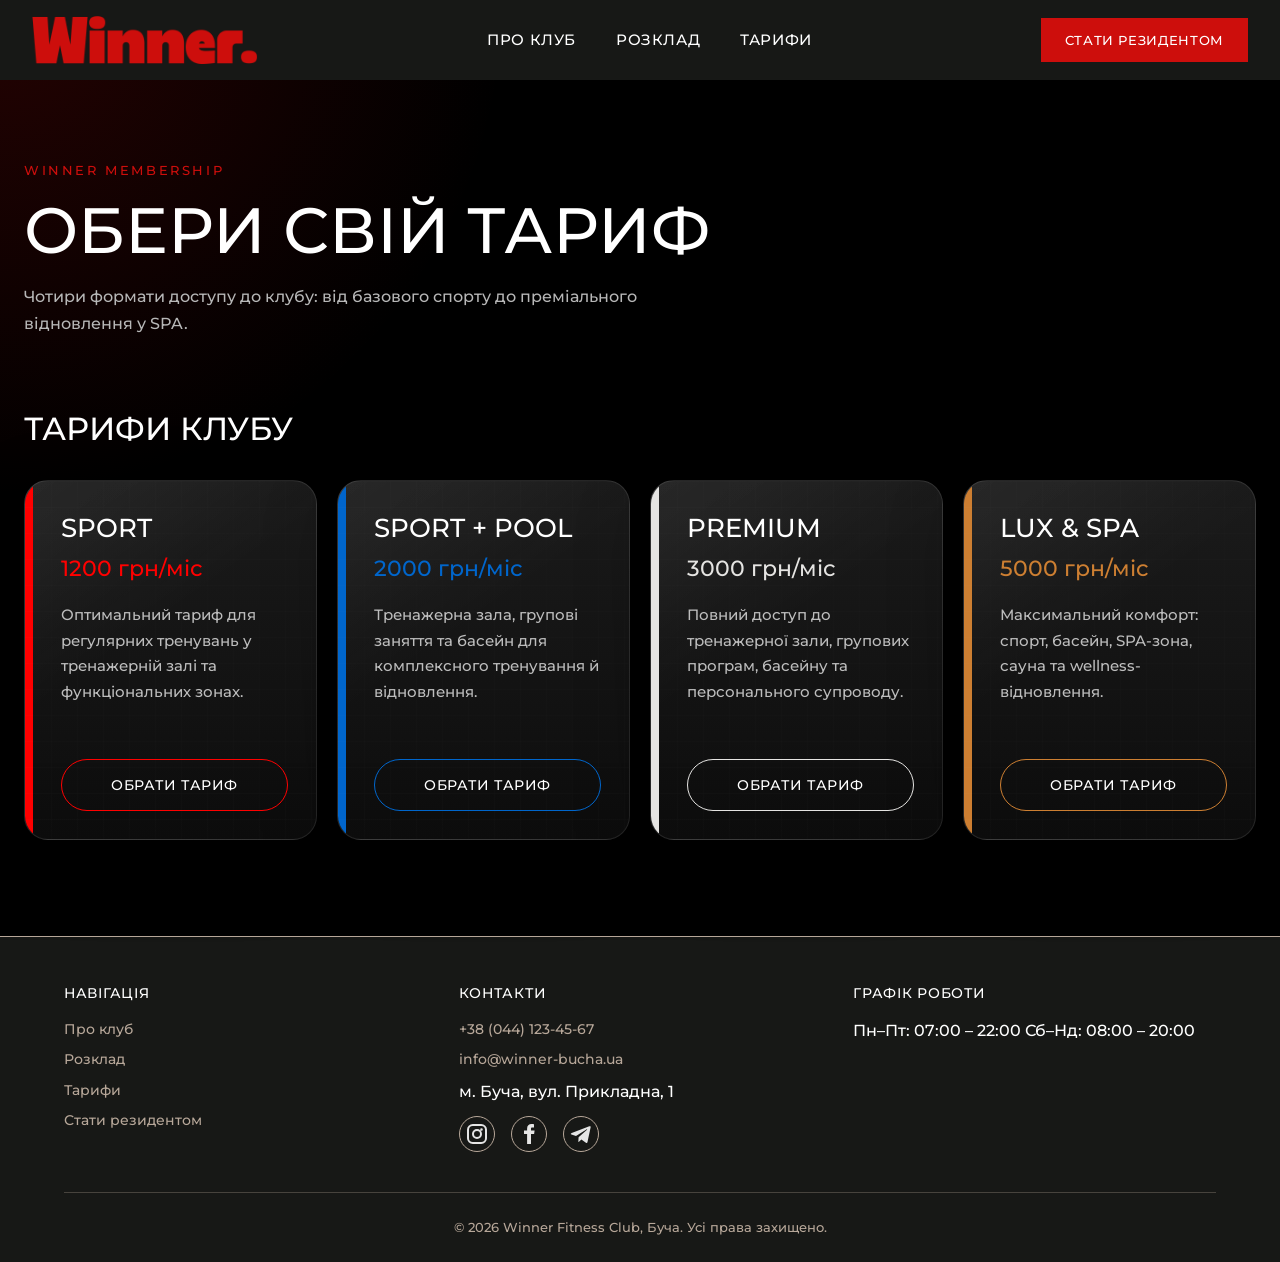
<file: pricing.html>
﻿<!DOCTYPE html>
<html lang="uk">
<head>
  <meta charset="UTF-8">
  <meta name="viewport" content="width=device-width, initial-scale=1.0">
  <title>Тарифи — Winner, Буча</title>
  <script>
    (function () {
      var p = location.pathname;
      if (/\.html?$/i.test(p)) p = p.substring(0, p.lastIndexOf('/') + 1);
      else if (p.charAt(p.length - 1) !== '/') p += '/';
      var base = document.createElement('base');
      base.href = p;
      document.head.appendChild(base);
    })();
  </script>
  <link href="https://fonts.googleapis.com/css2?family=Montserrat:wght@500&display=swap" rel="stylesheet">
  <link rel="stylesheet" href="style.css">
</head>
<body class="page-pricing">

  <!-- HEADER -->
  <header class="header">
    <div class="header__inner">
      <a href="index.html" class="header__logo">
        <img data-img="logowin" alt="Winner">
      </a>

      <div class="burger-menu">
        <span></span>
        <span></span>
        <span></span>
      </div>

      <nav class="header__nav">
        <a href="about.html">ПРО КЛУБ</a>
        <a href="schedule.html">РОЗКЛАД</a>
        <a href="pricing.html">ТАРИФИ</a>
        <a href="registration.html" class="btn btn--red header__nav-cta">СТАТИ РЕЗИДЕНТОМ</a>
      </nav>

      <div class="header__cta">
        <a href="registration.html" class="btn btn--red">СТАТИ РЕЗИДЕНТОМ</a>
      </div>
    </div>
  </header>

  <main class="pricing-main">
    <section class="pricing-hero">
      <div class="pricing-container">
        <p class="pricing-hero__label">Winner Membership</p>
        <h1 class="pricing-hero__title">Обери свій тариф</h1>
        <p class="pricing-hero__text">
          Чотири формати доступу до клубу: від базового спорту до преміального відновлення у SPA.
        </p>
      </div>
    </section>

    <section class="pricing-section" aria-labelledby="pricing-title">
      <div class="pricing-container">
        <h2 id="pricing-title" class="pricing-section__title">Тарифи клубу</h2>

        <div class="pricing-grid">
          <article class="pricing-card pricing-card--sport">
            <div class="pricing-card__content">
              <h3 class="pricing-card__title">SPORT</h3>
              <p class="pricing-card__price">1200 грн/міс</p>
              <p class="pricing-card__description">
                Оптимальний тариф для регулярних тренувань у тренажерній залі та функціональних зонах.
              </p>
              <a href="registration.html?plan=sport" class="pricing-card__button" data-plan="sport">Обрати тариф</a>
            </div>
          </article>

          <article class="pricing-card pricing-card--pool">
            <div class="pricing-card__content">
              <h3 class="pricing-card__title">SPORT + POOL</h3>
              <p class="pricing-card__price">2000 грн/міс</p>
              <p class="pricing-card__description">
                Тренажерна зала, групові заняття та басейн для комплексного тренування й відновлення.
              </p>
              <a href="registration.html?plan=sport-pool" class="pricing-card__button" data-plan="sport-pool">Обрати тариф</a>
            </div>
          </article>

          <article class="pricing-card pricing-card--premium">
            <div class="pricing-card__content">
              <h3 class="pricing-card__title">PREMIUM</h3>
              <p class="pricing-card__price">3000 грн/міс</p>
              <p class="pricing-card__description">
                Повний доступ до тренажерної зали, групових програм, басейну та персонального супроводу.
              </p>
              <a href="registration.html?plan=premium" class="pricing-card__button" data-plan="premium">Обрати тариф</a>
            </div>
          </article>

          <article class="pricing-card pricing-card--lux">
            <div class="pricing-card__content">
              <h3 class="pricing-card__title">LUX &amp; SPA</h3>
              <p class="pricing-card__price">5000 грн/міс</p>
              <p class="pricing-card__description">
                Максимальний комфорт: спорт, басейн, SPA-зона, сауна та wellness-відновлення.
              </p>
              <a href="registration.html?plan=lux-spa" class="pricing-card__button" data-plan="lux-spa">Обрати тариф</a>
            </div>
          </article>
        </div>
      </div>
    </section>
  </main>

  <!-- FOOTER -->
  <footer class="footer" id="contacts">
    <div class="container">
      <div class="footer__grid">
        <div class="footer__block">
          <h4 class="footer__title">Навігація</h4>
          <nav class="footer__nav">
            <a href="about.html">Про клуб</a>
            <a href="schedule.html">Розклад</a>
            <a href="pricing.html">Тарифи</a>
            <a href="registration.html">Стати резидентом</a>
          </nav>
        </div>

        <div class="footer__block">
          <h4 class="footer__title">Контакти</h4>
          <div class="footer__contacts">
            <a href="tel:+380441234567">+38 (044) 123-45-67</a>
            <a href="mailto:info@winner-bucha.ua">info@winner-bucha.ua</a>
            <span>м. Буча, вул. Прикладна, 1</span>
          </div>
          <div class="footer__social">
            <a href="https://www.instagram.com/" target="_blank" rel="noopener" aria-label="Instagram">
              <svg viewBox="0 0 24 24" aria-hidden="true">
                <path d="M7.8 2h8.4A5.81 5.81 0 0 1 22 7.8v8.4a5.81 5.81 0 0 1-5.8 5.8H7.8A5.81 5.81 0 0 1 2 16.2V7.8A5.81 5.81 0 0 1 7.8 2Zm0 2A3.81 3.81 0 0 0 4 7.8v8.4A3.81 3.81 0 0 0 7.8 20h8.4a3.81 3.81 0 0 0 3.8-3.8V7.8A3.81 3.81 0 0 0 16.2 4H7.8Zm8.7 2.2a1.3 1.3 0 1 1 0 2.6 1.3 1.3 0 0 1 0-2.6ZM12 7a5 5 0 1 1 0 10 5 5 0 0 1 0-10Zm0 2a3 3 0 1 0 0 6 3 3 0 0 0 0-6Z"/>
              </svg>
            </a>
            <a href="https://www.facebook.com/" target="_blank" rel="noopener" aria-label="Facebook">
              <svg viewBox="0 0 24 24" aria-hidden="true">
                <path d="M14 8.5V6.8c0-.8.2-1.3 1.4-1.3H17V2.3c-.8-.1-1.7-.2-2.5-.2-2.6 0-4.4 1.6-4.4 4.5v1.9H7v3.6h3.1V22H14v-9.9h3.1l.5-3.6H14Z"/>
              </svg>
            </a>
            <a href="https://web.telegram.org/" target="_blank" rel="noopener" aria-label="Telegram">
              <svg viewBox="0 0 24 24" aria-hidden="true">
                <path d="M21.8 4.6 18.5 20c-.2 1-.8 1.2-1.6.7l-4.5-3.3-2.2 2.1c-.2.2-.4.4-.9.4l.3-4.6 8.4-7.6c.4-.3-.1-.5-.6-.2L7 14 2.5 12.6c-1-.3-1-1 .2-1.5L20.3 4.3c.8-.3 1.5.2 1.5.3Z"/>
              </svg>
            </a>
          </div>
        </div>

        <div class="footer__block">
          <h4 class="footer__title">Графік роботи</h4>
          <div class="footer__contacts">
            <span>Пн–Пт: 07:00 – 22:00</span>
            <span>Сб–Нд: 08:00 – 20:00</span>
          </div>
        </div>
      </div>

      <div class="footer__copyright">
        &copy; 2026 Winner Fitness Club, Буча. Усі права захищено.
      </div>
    </div>
  </footer>

  <script src="script.js"></script>
</body>
</html>
</file>
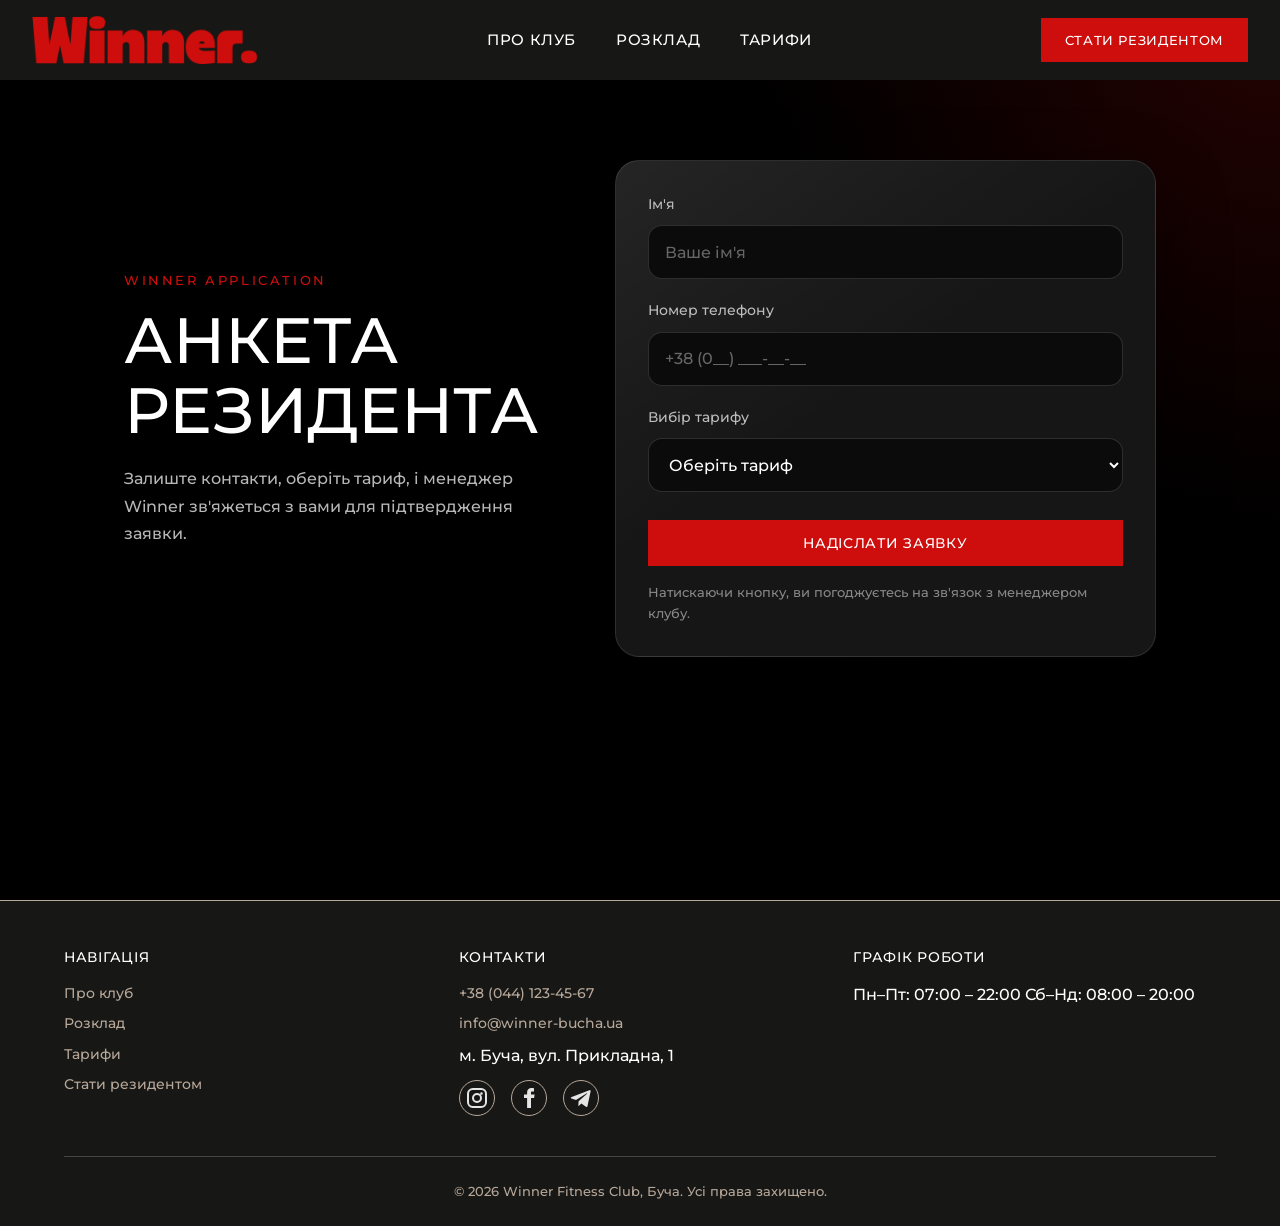
<file: registration.html>
﻿<!DOCTYPE html>
<html lang="uk">
<head>
  <meta charset="UTF-8">
  <meta name="viewport" content="width=device-width, initial-scale=1.0">
  <title>Анкета резидента — Winner, Буча</title>
  <script>
    (function () {
      var p = location.pathname;
      if (/\.html?$/i.test(p)) p = p.substring(0, p.lastIndexOf('/') + 1);
      else if (p.charAt(p.length - 1) !== '/') p += '/';
      var base = document.createElement('base');
      base.href = p;
      document.head.appendChild(base);
    })();
  </script>
  <link href="https://fonts.googleapis.com/css2?family=Montserrat:wght@500&display=swap" rel="stylesheet">
  <link rel="stylesheet" href="style.css">
</head>
<body class="page-registration">

  <!-- HEADER -->
  <header class="header">
    <div class="header__inner">
      <a href="index.html" class="header__logo">
        <img data-img="logowin" alt="Winner">
      </a>

      <div class="burger-menu">
        <span></span>
        <span></span>
        <span></span>
      </div>

      <nav class="header__nav">
        <a href="about.html">ПРО КЛУБ</a>
        <a href="schedule.html">РОЗКЛАД</a>
        <a href="pricing.html">ТАРИФИ</a>
        <a href="registration.html" class="btn btn--red header__nav-cta">СТАТИ РЕЗИДЕНТОМ</a>
      </nav>

      <div class="header__cta">
        <a href="registration.html" class="btn btn--red">СТАТИ РЕЗИДЕНТОМ</a>
      </div>
    </div>
  </header>

  <main class="registration-main">
    <section class="registration-section">
      <div class="registration-container">
        <div class="registration-intro">
          <p class="registration-intro__label">Winner Application</p>
          <h1 class="registration-intro__title">Анкета резидента</h1>
          <p class="registration-intro__text">
            Залиште контакти, оберіть тариф, і менеджер Winner зв'яжеться з вами для підтвердження заявки.
          </p>
        </div>

        <form class="registration-form" id="registrationForm" action="https://formspree.io/f/maqzwnqk" method="POST">
          <input type="hidden" name="_subject" value="Нова заявка з сайту Winner">

          <label class="registration-field">
            <span>Ім'я</span>
            <input type="text" name="name" placeholder="Ваше ім'я" autocomplete="name" required>
          </label>

          <label class="registration-field">
            <span>Номер телефону</span>
            <input type="tel" name="phone" placeholder="+38 (0__) ___-__-__" autocomplete="tel" required>
          </label>

          <label class="registration-field">
            <span>Вибір тарифу</span>
            <select name="plan" id="registrationPlan" required>
              <option value="" disabled selected>Оберіть тариф</option>
              <option value="premium">PREMIUM</option>
              <option value="sport">SPORT</option>
              <option value="sport-pool">SPORT + POOL</option>
              <option value="lux-spa">LUX &amp; SPA</option>
            </select>
          </label>

          <button type="submit" class="btn btn--red registration-form__submit">Надіслати заявку</button>
          <p class="registration-form__note" id="registrationStatus">
            Натискаючи кнопку, ви погоджуєтесь на зв'язок з менеджером клубу.
          </p>
        </form>
      </div>
    </section>
  </main>

  <!-- FOOTER -->
  <footer class="footer" id="contacts">
    <div class="container">
      <div class="footer__grid">
        <div class="footer__block">
          <h4 class="footer__title">Навігація</h4>
          <nav class="footer__nav">
            <a href="about.html">Про клуб</a>
            <a href="schedule.html">Розклад</a>
            <a href="pricing.html">Тарифи</a>
            <a href="registration.html">Стати резидентом</a>
          </nav>
        </div>

        <div class="footer__block">
          <h4 class="footer__title">Контакти</h4>
          <div class="footer__contacts">
            <a href="tel:+380441234567">+38 (044) 123-45-67</a>
            <a href="mailto:info@winner-bucha.ua">info@winner-bucha.ua</a>
            <span>м. Буча, вул. Прикладна, 1</span>
          </div>
          <div class="footer__social">
            <a href="https://www.instagram.com/" target="_blank" rel="noopener" aria-label="Instagram">
              <svg viewBox="0 0 24 24" aria-hidden="true">
                <path d="M7.8 2h8.4A5.81 5.81 0 0 1 22 7.8v8.4a5.81 5.81 0 0 1-5.8 5.8H7.8A5.81 5.81 0 0 1 2 16.2V7.8A5.81 5.81 0 0 1 7.8 2Zm0 2A3.81 3.81 0 0 0 4 7.8v8.4A3.81 3.81 0 0 0 7.8 20h8.4a3.81 3.81 0 0 0 3.8-3.8V7.8A3.81 3.81 0 0 0 16.2 4H7.8Zm8.7 2.2a1.3 1.3 0 1 1 0 2.6 1.3 1.3 0 0 1 0-2.6ZM12 7a5 5 0 1 1 0 10 5 5 0 0 1 0-10Zm0 2a3 3 0 1 0 0 6 3 3 0 0 0 0-6Z"/>
              </svg>
            </a>
            <a href="https://www.facebook.com/" target="_blank" rel="noopener" aria-label="Facebook">
              <svg viewBox="0 0 24 24" aria-hidden="true">
                <path d="M14 8.5V6.8c0-.8.2-1.3 1.4-1.3H17V2.3c-.8-.1-1.7-.2-2.5-.2-2.6 0-4.4 1.6-4.4 4.5v1.9H7v3.6h3.1V22H14v-9.9h3.1l.5-3.6H14Z"/>
              </svg>
            </a>
            <a href="https://web.telegram.org/" target="_blank" rel="noopener" aria-label="Telegram">
              <svg viewBox="0 0 24 24" aria-hidden="true">
                <path d="M21.8 4.6 18.5 20c-.2 1-.8 1.2-1.6.7l-4.5-3.3-2.2 2.1c-.2.2-.4.4-.9.4l.3-4.6 8.4-7.6c.4-.3-.1-.5-.6-.2L7 14 2.5 12.6c-1-.3-1-1 .2-1.5L20.3 4.3c.8-.3 1.5.2 1.5.3Z"/>
              </svg>
            </a>
          </div>
        </div>

        <div class="footer__block">
          <h4 class="footer__title">Графік роботи</h4>
          <div class="footer__contacts">
            <span>Пн–Пт: 07:00 – 22:00</span>
            <span>Сб–Нд: 08:00 – 20:00</span>
          </div>
        </div>
      </div>

      <div class="footer__copyright">
        &copy; 2026 Winner Fitness Club, Буча. Усі права захищено.
      </div>
    </div>
  </footer>

  <script src="script.js"></script>
</body>
</html>
</file>
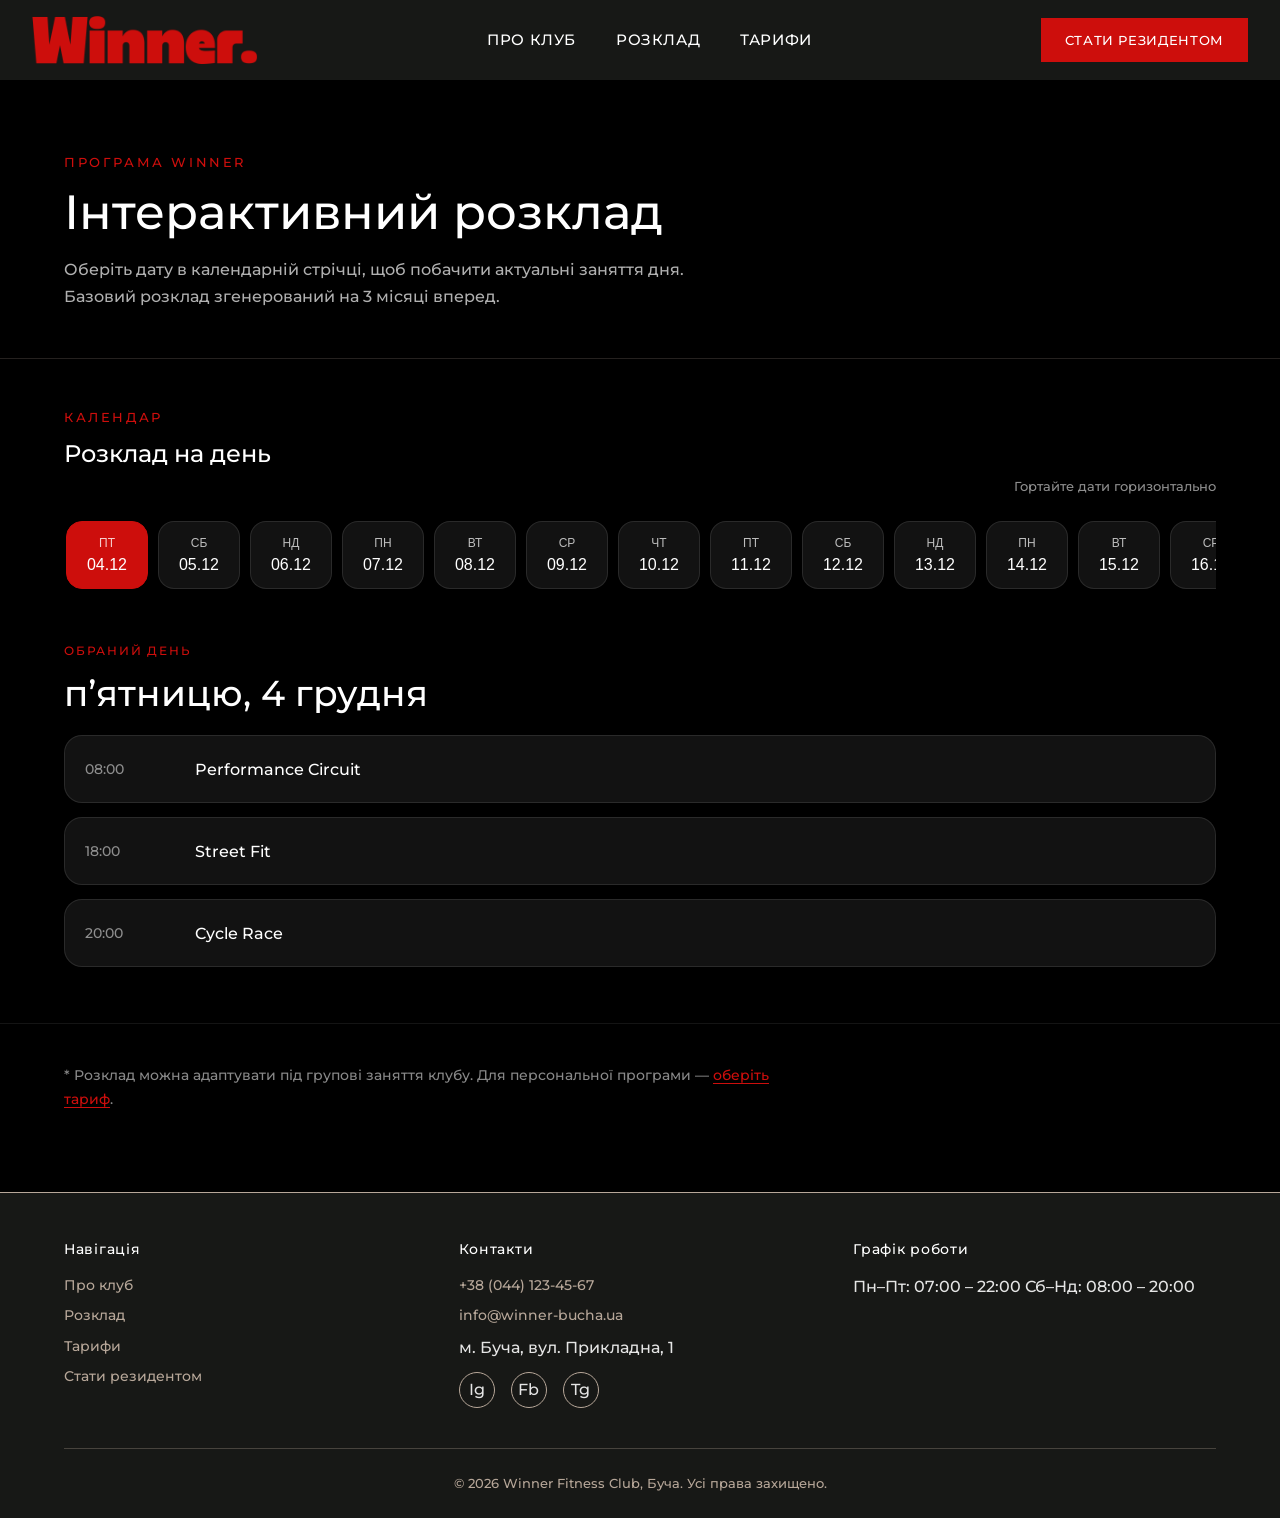
<file: schedule.html>
<!DOCTYPE html>
<html lang="uk">
<head>
  <meta charset="UTF-8">
  <meta name="viewport" content="width=device-width, initial-scale=1.0">
  <title>Розклад тренувань — Winner, Буча</title>
  <script>
    (function () {
      var p = location.pathname;
      if (/\.html?$/i.test(p)) p = p.substring(0, p.lastIndexOf('/') + 1);
      else if (p.charAt(p.length - 1) !== '/') p += '/';
      var base = document.createElement('base');
      base.href = p;
      document.head.appendChild(base);
    })();
  </script>
  <link href="https://fonts.googleapis.com/css2?family=Montserrat:wght@500&display=swap" rel="stylesheet">
  <link rel="stylesheet" href="style.css">
</head>
<body class="page-schedule">

  <!-- HEADER -->
  <header class="header">
    <div class="header__inner">
      <a href="index.html" class="header__logo">
        <img data-img="logowin" alt="Winner">
      </a>

      <div class="burger-menu">
        <span></span>
        <span></span>
        <span></span>
      </div>

      <nav class="header__nav">
        <a href="about.html">ПРО КЛУБ</a>
        <a href="schedule.html">РОЗКЛАД</a>
        <a href="pricing.html">ТАРИФИ</a>
        <a href="pricing.html" class="btn btn--red header__nav-cta">СТАТИ РЕЗИДЕНТОМ</a>
      </nav>

      <div class="header__cta">
        <a href="pricing.html" class="btn btn--red">СТАТИ РЕЗИДЕНТОМ</a>
      </div>
    </div>
  </header>

  <main class="schedule-main">

    <section class="schedule-hero">
      <div class="schedule-container">
        <p class="schedule-hero__label">Програма Winner</p>
        <h1 class="schedule-hero__title">Інтерактивний розклад</h1>
        <p class="schedule-hero__text">
          Оберіть дату в календарній стрічці, щоб побачити актуальні заняття дня.
          Базовий розклад згенерований на 3 місяці вперед.
        </p>
      </div>
    </section>

    <section class="daily-schedule" aria-labelledby="daily-schedule-title">
      <div class="schedule-container">
        <div class="schedule-calendar">
          <div class="schedule-calendar__header">
            <div>
              <p class="schedule-hero__label">Календар</p>
              <h2 id="daily-schedule-title" class="schedule-section__title">Розклад на день</h2>
            </div>
            <p class="schedule-calendar__hint">Гортайте дати горизонтально</p>
          </div>

          <div class="schedule-date-strip" id="scheduleDateStrip" aria-label="Оберіть дату"></div>
        </div>

        <div class="schedule-daily-header">
          <span class="schedule-month__badge">Обраний день</span>
          <h2 class="schedule-month__title" id="selectedDateLabel">Сьогодні</h2>
        </div>

        <div class="schedule-cards" id="dailyScheduleList"></div>
      </div>
    </section>

    <section class="schedule-note">
      <div class="schedule-container">
        <p>
          * Розклад можна адаптувати під групові заняття клубу. Для персональної програми —
          <a href="pricing.html" class="schedule-note__link">оберіть тариф</a>.
        </p>
      </div>
    </section>

  </main>

  <!-- FOOTER -->
  <footer class="footer" id="contacts">
    <div class="container">
      <div class="footer__grid">
        <div class="footer__block">
          <h4 class="footer__title">Навігація</h4>
          <nav class="footer__nav">
            <a href="about.html">Про клуб</a>
            <a href="schedule.html">Розклад</a>
            <a href="pricing.html">Тарифи</a>
            <a href="pricing.html">Стати резидентом</a>
          </nav>
        </div>

        <div class="footer__block">
          <h4 class="footer__title">Контакти</h4>
          <div class="footer__contacts">
            <a href="tel:+380441234567">+38 (044) 123-45-67</a>
            <a href="mailto:info@winner-bucha.ua">info@winner-bucha.ua</a>
            <span>м. Буча, вул. Прикладна, 1</span>
          </div>
          <div class="footer__social">
            <a href="#" aria-label="Instagram">Ig</a>
            <a href="#" aria-label="Facebook">Fb</a>
            <a href="#" aria-label="Telegram">Tg</a>
          </div>
        </div>

        <div class="footer__block">
          <h4 class="footer__title">Графік роботи</h4>
          <div class="footer__contacts">
            <span>Пн–Пт: 07:00 – 22:00</span>
            <span>Сб–Нд: 08:00 – 20:00</span>
          </div>
        </div>
      </div>

      <div class="footer__copyright">
        &copy; 2026 Winner Fitness Club, Буча. Усі права захищено.
      </div>
    </div>
  </footer>

  <script src="script.js"></script>
</body>
</html>
</file>
<file: style.css>
:root {
  --bg-dark: #171816;
  --main-red: #CD0E0C;
  --accent-beige: #B7A799;
  --text-black: #000000;
  --text-white: #FFFFFF;
}

*,
*::before,
*::after {
  box-sizing: border-box;
  margin: 0;
  padding: 0;
}

html {
  scroll-behavior: smooth;
}

body {
  font-family: 'Montserrat', sans-serif;
  font-weight: 500;
  background-color: var(--bg-dark);
  color: var(--text-white);
  line-height: 1.6;
  overflow-x: hidden;
}

img {
  max-width: 100%;
  height: auto;
  display: block;
}

a {
  text-decoration: none;
  color: inherit;
  transition: color 0.3s ease;
}

ul {
  list-style: none;
}

h1, h2, h3, h4, h5, h6 {
  font-family: 'Montserrat', sans-serif;
  text-transform: uppercase;
  font-weight: 500;
  line-height: 1.2;
}

.container {
  width: 100%;
  max-width: 1200px;
  margin: 0 auto;
  padding: 0 24px;
}

/* ===== BUTTONS ===== */
.btn {
  display: inline-block;
  padding: 14px 32px;
  font-family: 'Montserrat', sans-serif;
  font-weight: 500;
  font-size: 0.875rem;
  text-transform: uppercase;
  letter-spacing: 0.05em;
  border: none;
  cursor: pointer;
  transition: background-color 0.3s ease, transform 0.2s ease;
}

.btn--red {
  background-color: var(--main-red);
  color: var(--text-white);
}

.btn--red:hover {
  background-color: #a80b0a;
  transform: translateY(-2px);
}

.main-cta {
  position: relative;
  overflow: hidden;
  min-width: 190px;
  border-radius: 999px;
  box-shadow: 0 14px 34px rgba(205, 14, 12, 0.32);
  letter-spacing: 0.08em;
}

.main-cta::after {
  content: '';
  position: absolute;
  inset: 0;
  background: linear-gradient(120deg, transparent 0%, rgba(255, 255, 255, 0.26) 45%, transparent 70%);
  transform: translateX(-120%);
  transition: transform 0.5s ease;
}

.main-cta:hover {
  background-color: var(--main-red);
  box-shadow: 0 18px 44px rgba(205, 14, 12, 0.45);
  transform: translateY(-3px);
}

.main-cta:hover::after {
  transform: translateX(120%);
}

/* ===== HEADER ===== */
.header {
  position: fixed;
  top: 0;
  left: 0;
  width: 100%;
  z-index: 100;
  background-color: var(--bg-dark);
  padding: 16px 0;
}

.header__inner {
  display: flex;
  align-items: center;
  justify-content: space-between;
  max-width: 1400px;
  margin: 0 auto;
  padding: 0 32px;
}

.header__logo img {
  height: 48px;
  width: auto;
}

.header__nav {
  display: flex;
  gap: 40px;
}

.header__nav a {
  color: var(--text-white);
  font-size: 0.9375rem;
  text-transform: uppercase;
  letter-spacing: 0.04em;
}

.header__nav a:hover {
  color: var(--main-red);
}

.header__cta .btn {
  padding: 12px 24px;
  font-size: 0.8125rem;
}

.header__nav-cta {
  display: none;
}

/* ===== BURGER MENU ===== */
.burger-menu {
  display: none;
  width: 30px;
  height: 22px;
  flex-direction: column;
  justify-content: space-between;
  cursor: pointer;
  z-index: 101;
  position: relative;
}

.burger-menu span {
  display: block;
  width: 100%;
  height: 2px;
  background-color: var(--text-white);
  transition: all 0.3s ease;
  transform-origin: center;
}

.burger-menu.toggle span:nth-child(1) {
  transform: translateY(10px) rotate(45deg);
}

.burger-menu.toggle span:nth-child(2) {
  opacity: 0;
  transform: scaleX(0);
}

.burger-menu.toggle span:nth-child(3) {
  transform: translateY(-10px) rotate(-45deg);
}

/* ===== FOOTER ===== */
.footer {
  background-color: var(--bg-dark);
  border-top: 1px solid var(--accent-beige);
  padding: 48px 0 24px;
}

.footer__grid {
  display: grid;
  grid-template-columns: repeat(3, 1fr);
  gap: 32px;
  margin-bottom: 40px;
}

.footer__title {
  font-family: 'Montserrat', sans-serif;
  font-weight: 500;
  font-size: 0.875rem;
  text-transform: uppercase;
  color: var(--text-white);
  margin-bottom: 16px;
  letter-spacing: 0.05em;
}

.footer__nav a,
.footer__contacts a {
  color: var(--accent-beige);
  font-size: 0.875rem;
  display: block;
  margin-bottom: 8px;
}

.footer__nav a:hover,
.footer__contacts a:hover {
  color: var(--main-red);
}

.footer__social {
  display: flex;
  gap: 16px;
  margin-top: 12px;
}

.footer__social a {
  width: 36px;
  height: 36px;
  display: flex;
  align-items: center;
  justify-content: center;
  border: 1px solid var(--accent-beige);
  border-radius: 50%;
  color: #e5e5e5;
  transition: color 0.3s ease, border-color 0.3s ease, transform 0.3s ease;
}

.footer__social svg {
  width: 24px;
  height: 24px;
  fill: currentColor;
  pointer-events: none;
}

.footer__social path {
  pointer-events: none;
}

.footer__social a:hover {
  border-color: var(--main-red);
  color: var(--main-red);
  transform: translateY(-2px);
}

.footer__copyright {
  text-align: center;
  padding-top: 24px;
  border-top: 1px solid rgba(183, 167, 153, 0.3);
  color: var(--accent-beige);
  font-size: 0.8125rem;
}

/* ===== MAIN SLIDER ===== */
.hero-slider {
  position: relative;
  height: 100vh;
  overflow: hidden;
}

.hero-slider__track {
  position: relative;
  height: 100%;
}

.hero-slider__slide {
  position: absolute;
  inset: 0;
  width: 100%;
  height: 100vh;
  opacity: 0;
  visibility: hidden;
  z-index: 1;
  transition: all 0.8s ease-in-out;
  background-size: cover;
  background-position: center;
  background-repeat: no-repeat;
}

.hero-slider__slide.active {
  opacity: 1;
  visibility: visible;
  z-index: 2;
}

.hero-slider__overlay {
  position: absolute;
  inset: 0;
  z-index: 2;
  background: linear-gradient(
    to bottom,
    rgba(23, 24, 22, 0.4) 0%,
    rgba(23, 24, 22, 0.7) 100%
  );
  display: flex;
  flex-direction: column;
  align-items: center;
  justify-content: center;
  text-align: center;
  padding: 0 24px;
}

.hero-slider__title {
  font-size: clamp(2rem, 5vw, 4rem);
  color: var(--text-white);
  margin-bottom: 16px;
  max-width: 800px;
}

.hero-slider__subtitle {
  font-size: clamp(1rem, 2vw, 1.25rem);
  color: var(--accent-beige);
  margin-bottom: 32px;
  max-width: 600px;
}

.hero-slider__dots {
  position: absolute;
  bottom: 32px;
  left: 50%;
  transform: translateX(-50%);
  display: flex;
  gap: 12px;
  z-index: 10;
}

.hero-slider__dot {
  width: 12px;
  height: 12px;
  border-radius: 50%;
  border: 2px solid var(--text-white);
  background: transparent;
  cursor: pointer;
  transition: background-color 0.3s ease;
}

.hero-slider__dot--active {
  background-color: var(--main-red);
  border-color: var(--main-red);
}

/* ===== SECTION COMMON ===== */
.section {
  padding: 80px 0;
}

.section__title {
  font-size: clamp(1.75rem, 3vw, 2.5rem);
  color: var(--accent-beige);
  text-align: center;
  margin-bottom: 48px;
}

/* ===== SUBSCRIPTIONS ===== */
.subscriptions {
  background-color: #FFFFFF;
}

.subscriptions__inner {
  display: flex;
  align-items: center;
  gap: 48px;
}

.subscriptions__image {
  flex: 1;
}

.subscriptions__image img {
  width: 100%;
  border-radius: 4px;
}

.subscriptions__content {
  flex: 1;
}

.subscriptions__content h2 {
  font-size: clamp(1.5rem, 3vw, 2.25rem);
  color: var(--text-black);
  margin-bottom: 20px;
}

.subscriptions__content p {
  color: var(--text-black);
  font-size: 1rem;
  margin-bottom: 32px;
  line-height: 1.7;
}

/* ===== SERVICES SLIDER ===== */
.services {
  background-color: var(--bg-dark);
  padding-bottom: 100px;
}

.services__header {
  display: flex;
  align-items: center;
  justify-content: space-between;
  margin-bottom: 40px;
}

.services__header .section__title {
  margin-bottom: 0;
  text-align: left;
}

.services__controls {
  display: flex;
  gap: 12px;
}

.services__arrow {
  width: 48px;
  height: 48px;
  border: 2px solid var(--main-red);
  background: transparent;
  color: var(--main-red);
  font-size: 1.25rem;
  cursor: pointer;
  display: flex;
  align-items: center;
  justify-content: center;
  transition: background-color 0.3s ease, color 0.3s ease;
}

.services__arrow:hover {
  background-color: var(--main-red);
  color: var(--text-white);
}

.services__slider {
  overflow: hidden;
}

.services__track {
  display: flex;
  transition: transform 0.6s ease-in-out;
}

.services__slide {
  min-width: 100%;
}

.services__grid {
  display: grid;
  grid-template-columns: 1fr 1fr;
  grid-template-rows: 1fr 1fr;
  gap: 16px;
}

.services__card {
  position: relative;
  overflow: hidden;
  border-radius: 12px;
  background-size: cover;
  background-position: center;
  background-repeat: no-repeat;
  min-height: 290px;
}

.services__card--large {
  grid-row: span 2;
  min-height: 600px;
}

.services__card-label {
  position: absolute;
  left: 24px;
  right: 24px;
  bottom: 24px;
  padding: 0;
  background-color: transparent;
  border-radius: 0;
  text-shadow: 0 2px 12px rgba(0, 0, 0, 0.85);
}

.services__card-label h3 {
  display: inline;
  font-size: clamp(1.1rem, 2vw, 1.5rem);
  color: var(--text-white);
  margin-bottom: 8px;
  line-height: 1.35;
  background: linear-gradient(
    to top,
    rgba(205, 14, 12, 0.9) 0%,
    rgba(205, 14, 12, 0.9) 42%,
    transparent 42%,
    transparent 100%
  );
  box-decoration-break: clone;
  -webkit-box-decoration-break: clone;
  padding: 0 4px;
}

.services__card-label p {
  max-width: 420px;
  margin-top: 10px;
  font-size: 0.875rem;
  color: var(--text-white);
  line-height: 1.5;
}

/* ===== RESPONSIVE ===== */
@media (max-width: 992px) {
  .footer__grid {
    grid-template-columns: 1fr;
    text-align: center;
  }

  .footer__social {
    justify-content: center;
  }

  .subscriptions__inner {
    flex-direction: column;
  }

  .services__grid {
    height: auto;
    grid-template-columns: 1fr;
    grid-template-rows: auto;
  }

  .services__card--large {
    grid-row: span 1;
  }

  .services__card {
    min-height: 290px;
  }

  .services__card--large {
    min-height: 600px;
  }
}

@media (max-width: 576px) {
  .header__inner {
    padding: 0 16px;
  }

  .header__logo img {
    height: 36px;
  }
}

/* ===== ABOUT PAGE ===== */
.about-hero {
  position: relative;
  width: 100%;
  height: 100vh;
  background-size: cover;
  background-position: center;
  background-repeat: no-repeat;
}

.about-hero__overlay {
  position: absolute;
  inset: 0;
  display: flex;
  flex-direction: column;
  align-items: center;
  justify-content: center;
  background: linear-gradient(
    to bottom,
    rgba(23, 24, 22, 0.45) 0%,
    rgba(23, 24, 22, 0.75) 100%
  );
  padding: 0 24px;
  text-align: center;
}

.about-hero__title {
  font-size: clamp(2rem, 5vw, 3.5rem);
  color: var(--text-white);
  max-width: 900px;
  letter-spacing: 0.04em;
  margin-bottom: 20px;
}

.about-hero__subtitle {
  font-size: clamp(1rem, 2vw, 1.25rem);
  color: var(--accent-beige);
  max-width: 600px;
  margin-bottom: 32px;
  line-height: 1.6;
}

.about-hero__cta {
  margin-top: 8px;
}

.zones-gallery {
  background-color: var(--bg-dark);
  scroll-margin-top: 88px;
}

.zones-gallery__inner {
  max-width: 1200px;
  margin: 0 auto;
  padding: 60px 20px;
}

.zone-row {
  display: grid;
  grid-template-columns: 1fr 1fr;
  gap: 40px;
  margin-bottom: 80px;
}

.zone-row:last-child {
  margin-bottom: 0;
}

.zone-row--reverse .zone-row__text {
  order: 2;
}

.zone-row--reverse .zone-row__image {
  order: 1;
}

.zone-row__text {
  display: flex;
  flex-direction: column;
  justify-content: center;
  background-color: var(--text-white);
  border-radius: 20px;
  padding: 40px;
}

.zone-row__text h2 {
  font-size: clamp(1.25rem, 2.5vw, 1.75rem);
  color: var(--main-red);
  margin-bottom: 20px;
}

.zone-row__text p {
  font-size: 0.9375rem;
  color: var(--text-black);
  line-height: 1.75;
}

.zone-row__image {
  overflow: hidden;
  border-radius: 20px;
}

.zone-row__image img {
  width: 100%;
  height: 400px;
  object-fit: cover;
  border-radius: 20px;
  max-width: none;
}

@media (max-width: 768px) {
  .burger-menu {
    display: flex;
  }

  .header__cta {
    display: none;
  }

  .header__nav-cta {
    display: inline-block;
    margin-top: 32px;
  }

  .header__nav {
    position: fixed;
    top: 0;
    right: 0;
    width: 100vw;
    height: 100vh;
    flex-direction: column;
    align-items: center;
    justify-content: center;
    gap: 0;
    background-color: var(--bg-dark);
    z-index: 100;
    transform: translateX(100%);
    opacity: 0;
    visibility: hidden;
    transition: all 0.4s ease;
  }

  .header__nav.nav-active {
    transform: translateX(0);
    opacity: 1;
    visibility: visible;
  }

  .header__nav > a:not(.btn) {
    font-size: 24px;
    padding: 16px 0;
    letter-spacing: 0.06em;
  }

  .header__nav > a:not(.btn):hover {
    color: var(--main-red);
  }

  .zones-gallery__inner {
    padding: 40px 16px;
  }

  .zone-row,
  .zone-row--reverse {
    grid-template-columns: 1fr;
    gap: 24px;
    margin-bottom: 48px;
  }

  .zone-row .zone-row__image,
  .zone-row--reverse .zone-row__image {
    order: 1;
  }

  .zone-row .zone-row__text,
  .zone-row--reverse .zone-row__text {
    order: 2;
  }

  .zone-row__text {
    padding: 32px 24px;
  }

  .zone-row__image img {
    height: 280px;
  }
}

/* ===== SCHEDULE PAGE ===== */
.page-schedule {
  font-family: 'Montserrat', sans-serif;
  font-weight: 500;
  background-color: #000000;
  color: #e5e5e5;
}

.page-schedule h1,
.page-schedule h2,
.page-schedule h3,
.page-schedule h4 {
  font-family: 'Montserrat', sans-serif;
  font-weight: 500;
  text-transform: none;
}

.schedule-main {
  padding-top: 88px;
}

.schedule-container {
  max-width: 1200px;
  margin: 0 auto;
  padding: 0 24px;
}

.schedule-hero {
  padding: 64px 0 48px;
  border-bottom: 1px solid rgba(183, 167, 153, 0.2);
}

.schedule-hero__label {
  font-size: 0.8125rem;
  letter-spacing: 0.2em;
  text-transform: uppercase;
  color: var(--main-red);
  margin-bottom: 12px;
}

.schedule-hero__title {
  font-size: clamp(2rem, 4vw, 3rem);
  color: var(--text-white);
  margin-bottom: 16px;
  line-height: 1.15;
}

.schedule-hero__text {
  font-size: 1rem;
  color: #b0b0b0;
  max-width: 640px;
  line-height: 1.7;
}

.schedule-section {
  padding: 56px 0 24px;
}

.schedule-section__title {
  font-size: 1.5rem;
  color: var(--text-white);
  margin-bottom: 28px;
}

.daily-schedule {
  padding: 48px 0 56px;
  border-bottom: 1px solid rgba(255, 255, 255, 0.08);
}

.schedule-calendar {
  margin-bottom: 36px;
}

.schedule-calendar__header {
  display: flex;
  align-items: flex-end;
  justify-content: space-between;
  gap: 24px;
  margin-bottom: 20px;
}

.schedule-calendar__hint {
  font-size: 0.8125rem;
  color: #8e8e8e;
}

.schedule-date-strip {
  display: flex;
  gap: 10px;
  overflow-x: auto;
  padding: 4px 2px 12px;
  -webkit-overflow-scrolling: touch;
  scrollbar-width: thin;
  scrollbar-color: var(--main-red) #121212;
}

.schedule-date-btn {
  flex: 0 0 auto;
  min-width: 82px;
  padding: 14px 16px;
  border: 1px solid rgba(255, 255, 255, 0.1);
  border-radius: 16px;
  background-color: #121212;
  color: var(--text-white);
  cursor: pointer;
  transition: background-color 0.3s ease, border-color 0.3s ease, transform 0.3s ease;
}

.schedule-date-btn:hover {
  border-color: rgba(205, 14, 12, 0.55);
  transform: translateY(-2px);
}

.schedule-date-btn--active {
  background-color: var(--main-red);
  border-color: var(--main-red);
}

.schedule-date-btn__weekday,
.schedule-date-btn__date {
  display: block;
  text-align: center;
}

.schedule-date-btn__weekday {
  font-size: 0.75rem;
  color: #bdbdbd;
  text-transform: uppercase;
  margin-bottom: 6px;
}

.schedule-date-btn--active .schedule-date-btn__weekday {
  color: rgba(255, 255, 255, 0.8);
}

.schedule-date-btn__date {
  font-size: 1rem;
  color: var(--text-white);
}

.schedule-daily-header {
  margin-bottom: 20px;
}

.schedule-month__badge {
  display: inline-block;
  font-size: 0.75rem;
  letter-spacing: 0.15em;
  text-transform: uppercase;
  color: var(--main-red);
  margin-bottom: 12px;
}

.schedule-month__title {
  font-size: clamp(1.5rem, 3vw, 2.25rem);
  color: var(--text-white);
  margin-bottom: 8px;
}

.schedule-cards {
  display: flex;
  flex-direction: column;
  gap: 14px;
}

.schedule-card {
  display: flex;
  align-items: center;
  width: 100%;
  min-height: 68px;
  padding: 18px 20px;
  background-color: #121212;
  border: 1px solid rgba(255, 255, 255, 0.1);
  border-radius: 18px;
  color: var(--text-white);
  transition: border-color 0.3s ease, transform 0.3s ease, background-color 0.3s ease;
}

.schedule-card:hover {
  background-color: #171717;
  border-color: rgba(205, 14, 12, 0.55);
  transform: translateY(-2px);
}

.schedule-card__meta {
  flex: 0 0 110px;
  font-size: 14px;
  color: #8e8e8e;
  line-height: 1.4;
}

.schedule-card__title {
  flex: 1;
  font-size: 16px;
  font-weight: 500;
  color: var(--text-white);
  line-height: 1.45;
}

.schedule-empty {
  width: 100%;
  padding: 20px;
  border: 1px solid rgba(255, 255, 255, 0.1);
  border-radius: 18px;
  background-color: #121212;
  color: #8e8e8e;
  font-size: 16px;
}

.schedule-note {
  padding: 40px 0 80px;
}

.schedule-note p {
  font-size: 0.875rem;
  color: #888888;
  line-height: 1.7;
  max-width: 720px;
}

.schedule-note__link {
  color: var(--main-red);
  text-decoration: underline;
  text-underline-offset: 3px;
}

.schedule-note__link:hover {
  color: var(--text-white);
}

@media (max-width: 768px) {
  .schedule-hero {
    padding: 40px 0 32px;
  }

  .daily-schedule {
    padding: 36px 0 44px;
  }

  .schedule-container {
    padding: 0 16px;
  }

  .schedule-calendar__header {
    align-items: flex-start;
    flex-direction: column;
    gap: 8px;
  }

  .schedule-date-btn {
    min-width: 76px;
    padding: 12px 14px;
  }

  .schedule-card {
    align-items: flex-start;
    gap: 12px;
    padding: 18px 16px;
    border-radius: 16px;
  }

  .schedule-card__meta {
    flex-basis: 92px;
    font-size: 14px;
  }

  .schedule-card__title {
    font-size: 16px;
  }

}

/* ===== PRICING PAGE ===== */
.page-pricing {
  font-family: 'Montserrat', sans-serif;
  font-weight: 500;
  background-color: #000000;
  color: var(--text-white);
}

.page-pricing h1,
.page-pricing h2,
.page-pricing h3,
.page-pricing h4 {
  font-family: 'Montserrat', sans-serif;
  font-weight: 500;
}

.pricing-main {
  padding-top: 88px;
  background:
    radial-gradient(circle at top left, rgba(205, 14, 12, 0.18), transparent 32%),
    #000000;
}

.pricing-container {
  width: 100%;
  max-width: 1280px;
  margin: 0 auto;
  padding: 0 24px;
}

.pricing-hero {
  padding: 72px 0 48px;
}

.pricing-hero__label {
  font-size: 0.8125rem;
  letter-spacing: 0.2em;
  text-transform: uppercase;
  color: var(--main-red);
  margin-bottom: 14px;
}

.pricing-hero__title {
  font-size: clamp(2.25rem, 5vw, 4rem);
  color: var(--text-white);
  line-height: 1.1;
  margin-bottom: 18px;
  text-transform: uppercase;
}

.pricing-hero__text {
  max-width: 680px;
  color: #b7b7b7;
  font-size: 1rem;
  line-height: 1.7;
}

.pricing-section {
  padding: 24px 0 96px;
}

.pricing-section__title {
  font-size: clamp(1.5rem, 3vw, 2rem);
  color: var(--text-white);
  margin-bottom: 32px;
  text-transform: uppercase;
}

.pricing-grid {
  display: grid;
  grid-template-columns: repeat(4, minmax(0, 1fr));
  gap: 20px;
}

.pricing-card {
  position: relative;
  min-height: 360px;
  overflow: hidden;
  border: 1px solid rgba(255, 255, 255, 0.1);
  border-radius: 24px;
  background:
    linear-gradient(145deg, rgba(255, 255, 255, 0.08), rgba(255, 255, 255, 0.015) 42%),
    linear-gradient(180deg, #171717 0%, #090909 100%);
  box-shadow: 0 24px 70px rgba(0, 0, 0, 0.35);
  transition: transform 0.3s ease, border-color 0.3s ease;
}

.pricing-card::before {
  content: '';
  position: absolute;
  top: 0;
  bottom: 0;
  left: 0;
  width: 8px;
  background-color: var(--tariff-color);
}

.pricing-card::after {
  content: '';
  position: absolute;
  inset: 0;
  pointer-events: none;
  background-image:
    linear-gradient(rgba(255, 255, 255, 0.035) 1px, transparent 1px),
    linear-gradient(90deg, rgba(255, 255, 255, 0.025) 1px, transparent 1px);
  background-size: 26px 26px;
  opacity: 0.35;
}

.pricing-card:hover {
  transform: translateY(-6px);
  border-color: color-mix(in srgb, var(--tariff-color) 65%, transparent);
}

.pricing-card--premium {
  --tariff-color: #E5E4E2;
}

.pricing-card--sport {
  --tariff-color: #FF0000;
}

.pricing-card--pool {
  --tariff-color: #0066CC;
}

.pricing-card--lux {
  --tariff-color: #CD7F32;
}

.pricing-card__content {
  position: relative;
  z-index: 1;
  display: flex;
  flex-direction: column;
  height: 100%;
  padding: 32px 28px 28px 36px;
}

.pricing-card__title {
  font-size: clamp(1.35rem, 2vw, 1.75rem);
  line-height: 1.15;
  color: var(--text-white);
  text-transform: uppercase;
  margin-bottom: 12px;
}

.pricing-card__price {
  color: var(--tariff-color);
  font-size: clamp(1.05rem, 1.8vw, 1.35rem);
  line-height: 1.3;
  margin-bottom: 20px;
}

.pricing-card__description {
  color: #bdbdbd;
  font-size: 0.9375rem;
  line-height: 1.7;
  margin-bottom: 32px;
}

.pricing-card__button {
  margin-top: auto;
  display: inline-flex;
  align-items: center;
  justify-content: center;
  width: 100%;
  min-height: 48px;
  padding: 14px 18px;
  border: 1px solid var(--tariff-color);
  border-radius: 999px;
  color: var(--text-white);
  font-size: 0.875rem;
  text-transform: uppercase;
  letter-spacing: 0.04em;
  transition: background-color 0.3s ease, color 0.3s ease;
}

.pricing-card__button:hover {
  background-color: var(--tariff-color);
  color: #000000;
}

@media (max-width: 1100px) {
  .pricing-grid {
    grid-template-columns: repeat(2, minmax(0, 1fr));
  }
}

@media (max-width: 768px) {
  .pricing-container {
    padding: 0 16px;
  }

  .pricing-hero {
    padding: 48px 0 32px;
  }

  .pricing-section {
    padding: 16px 0 72px;
  }

  .pricing-grid {
    grid-template-columns: 1fr;
  }

  .pricing-card {
    min-height: 280px;
    border-radius: 20px;
  }

  .pricing-card__content {
    padding: 28px 22px 24px 30px;
  }
}

/* ===== REGISTRATION PAGE ===== */
.page-registration {
  font-family: 'Montserrat', sans-serif;
  font-weight: 500;
  background-color: #000000;
  color: var(--text-white);
}

.registration-main {
  min-height: 100vh;
  padding-top: 88px;
  background:
    radial-gradient(circle at top right, rgba(205, 14, 12, 0.18), transparent 34%),
    #000000;
}

.registration-section {
  padding: 72px 0 96px;
}

.registration-container {
  width: 100%;
  max-width: 1080px;
  margin: 0 auto;
  padding: 0 24px;
  display: grid;
  grid-template-columns: 0.9fr 1.1fr;
  gap: 48px;
  align-items: center;
}

.registration-intro__label {
  font-size: 0.8125rem;
  letter-spacing: 0.2em;
  text-transform: uppercase;
  color: var(--main-red);
  margin-bottom: 14px;
}

.registration-intro__title {
  font-size: clamp(2.25rem, 5vw, 4rem);
  line-height: 1.1;
  color: var(--text-white);
  margin-bottom: 20px;
  text-transform: uppercase;
}

.registration-intro__text {
  max-width: 460px;
  color: #b7b7b7;
  font-size: 1rem;
  line-height: 1.7;
}

.registration-form {
  padding: 32px;
  border: 1px solid rgba(255, 255, 255, 0.1);
  border-radius: 24px;
  background:
    linear-gradient(145deg, rgba(255, 255, 255, 0.08), rgba(255, 255, 255, 0.015) 46%),
    #121212;
  box-shadow: 0 24px 70px rgba(0, 0, 0, 0.35);
}

.registration-field {
  display: block;
  margin-bottom: 20px;
}

.registration-field span {
  display: block;
  margin-bottom: 10px;
  font-size: 0.875rem;
  color: #bdbdbd;
}

.registration-field input,
.registration-field select {
  width: 100%;
  min-height: 54px;
  padding: 0 16px;
  border: 1px solid rgba(255, 255, 255, 0.14);
  border-radius: 14px;
  background-color: #0b0b0b;
  color: var(--text-white);
  font-family: 'Montserrat', sans-serif;
  font-size: 1rem;
  font-weight: 500;
  outline: none;
  transition: border-color 0.3s ease, box-shadow 0.3s ease;
}

.registration-field input::placeholder {
  color: #666666;
}

.registration-field input:focus,
.registration-field select:focus {
  border-color: var(--main-red);
  box-shadow: 0 0 0 3px rgba(205, 14, 12, 0.22);
}

.registration-form__submit {
  width: 100%;
  margin-top: 8px;
}

.registration-form__note {
  margin-top: 16px;
  color: #888888;
  font-size: 0.8125rem;
  line-height: 1.6;
}

.registration-form__note--success {
  color: var(--accent-beige);
}

@media (max-width: 768px) {
  .registration-section {
    padding: 48px 0 72px;
  }

  .registration-container {
    grid-template-columns: 1fr;
    gap: 32px;
    padding: 0 16px;
  }

  .registration-form {
    padding: 24px 18px;
    border-radius: 20px;
  }
}
</file>
